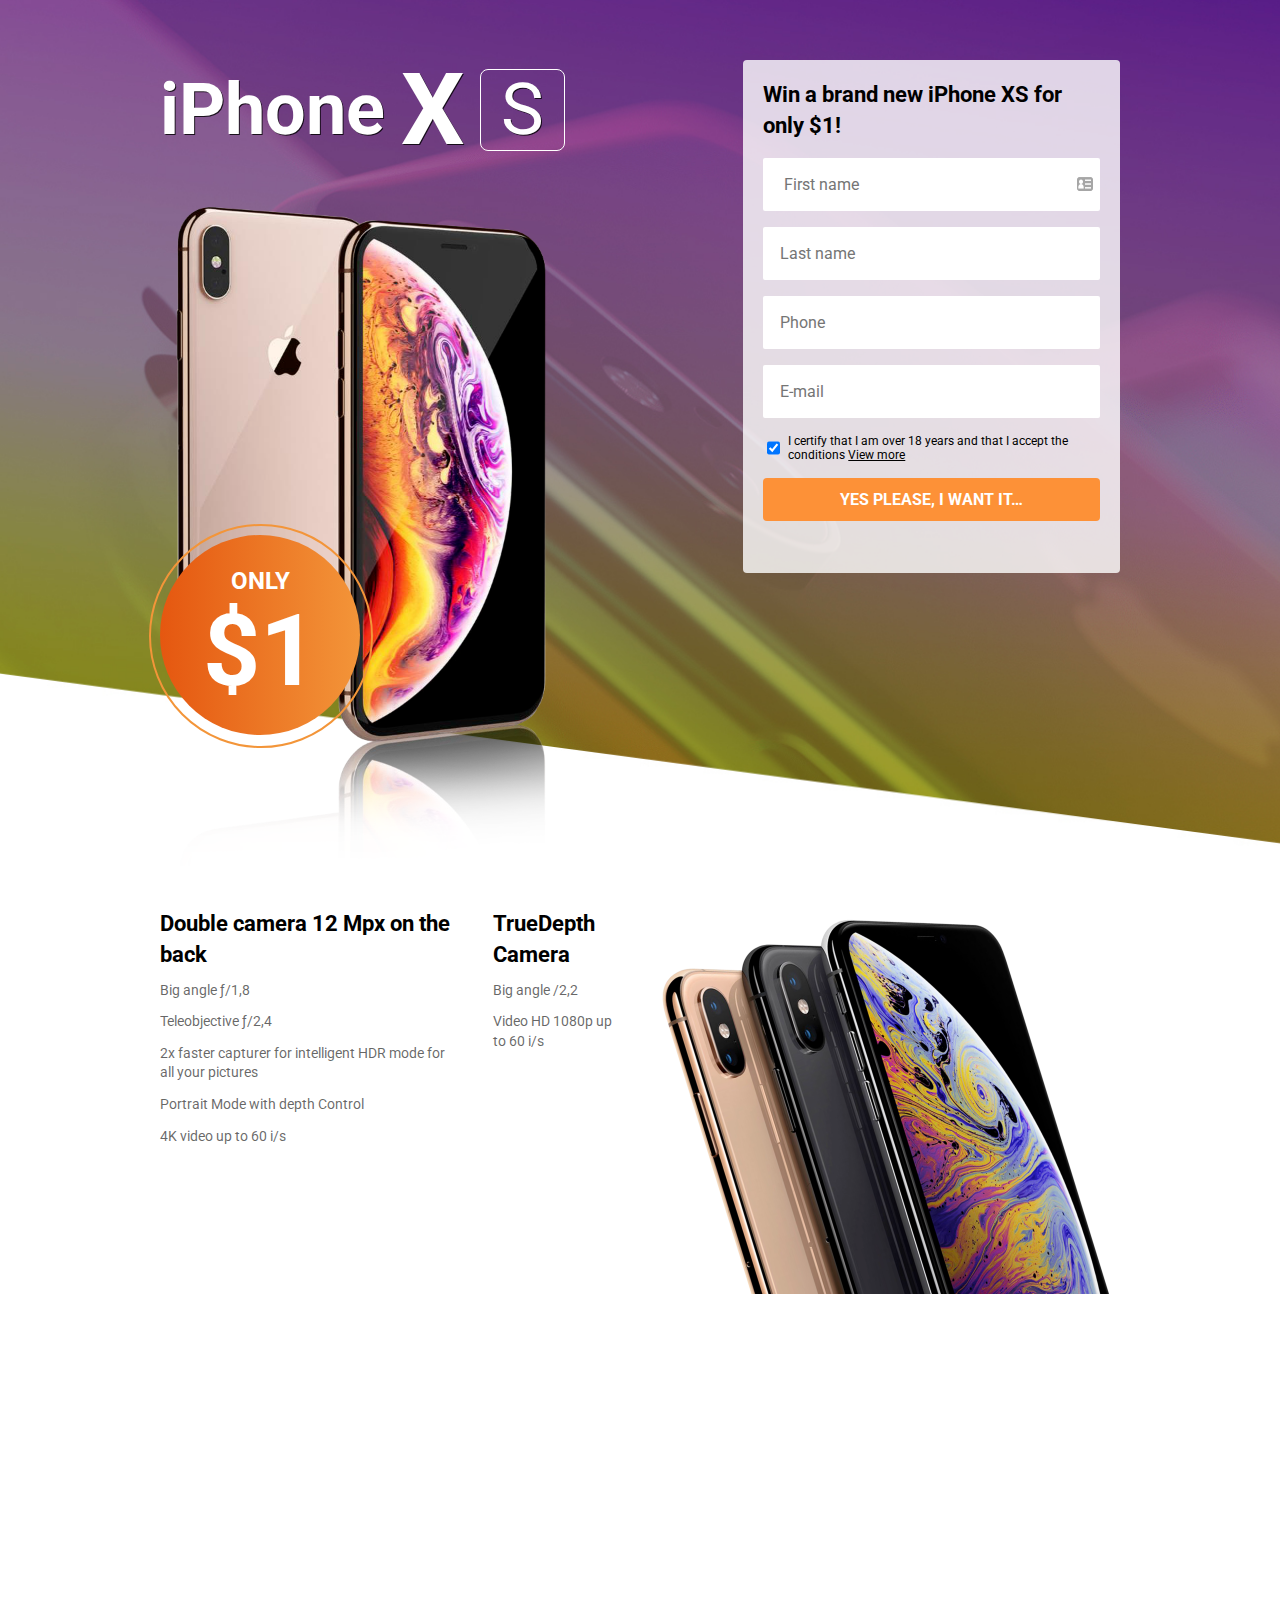
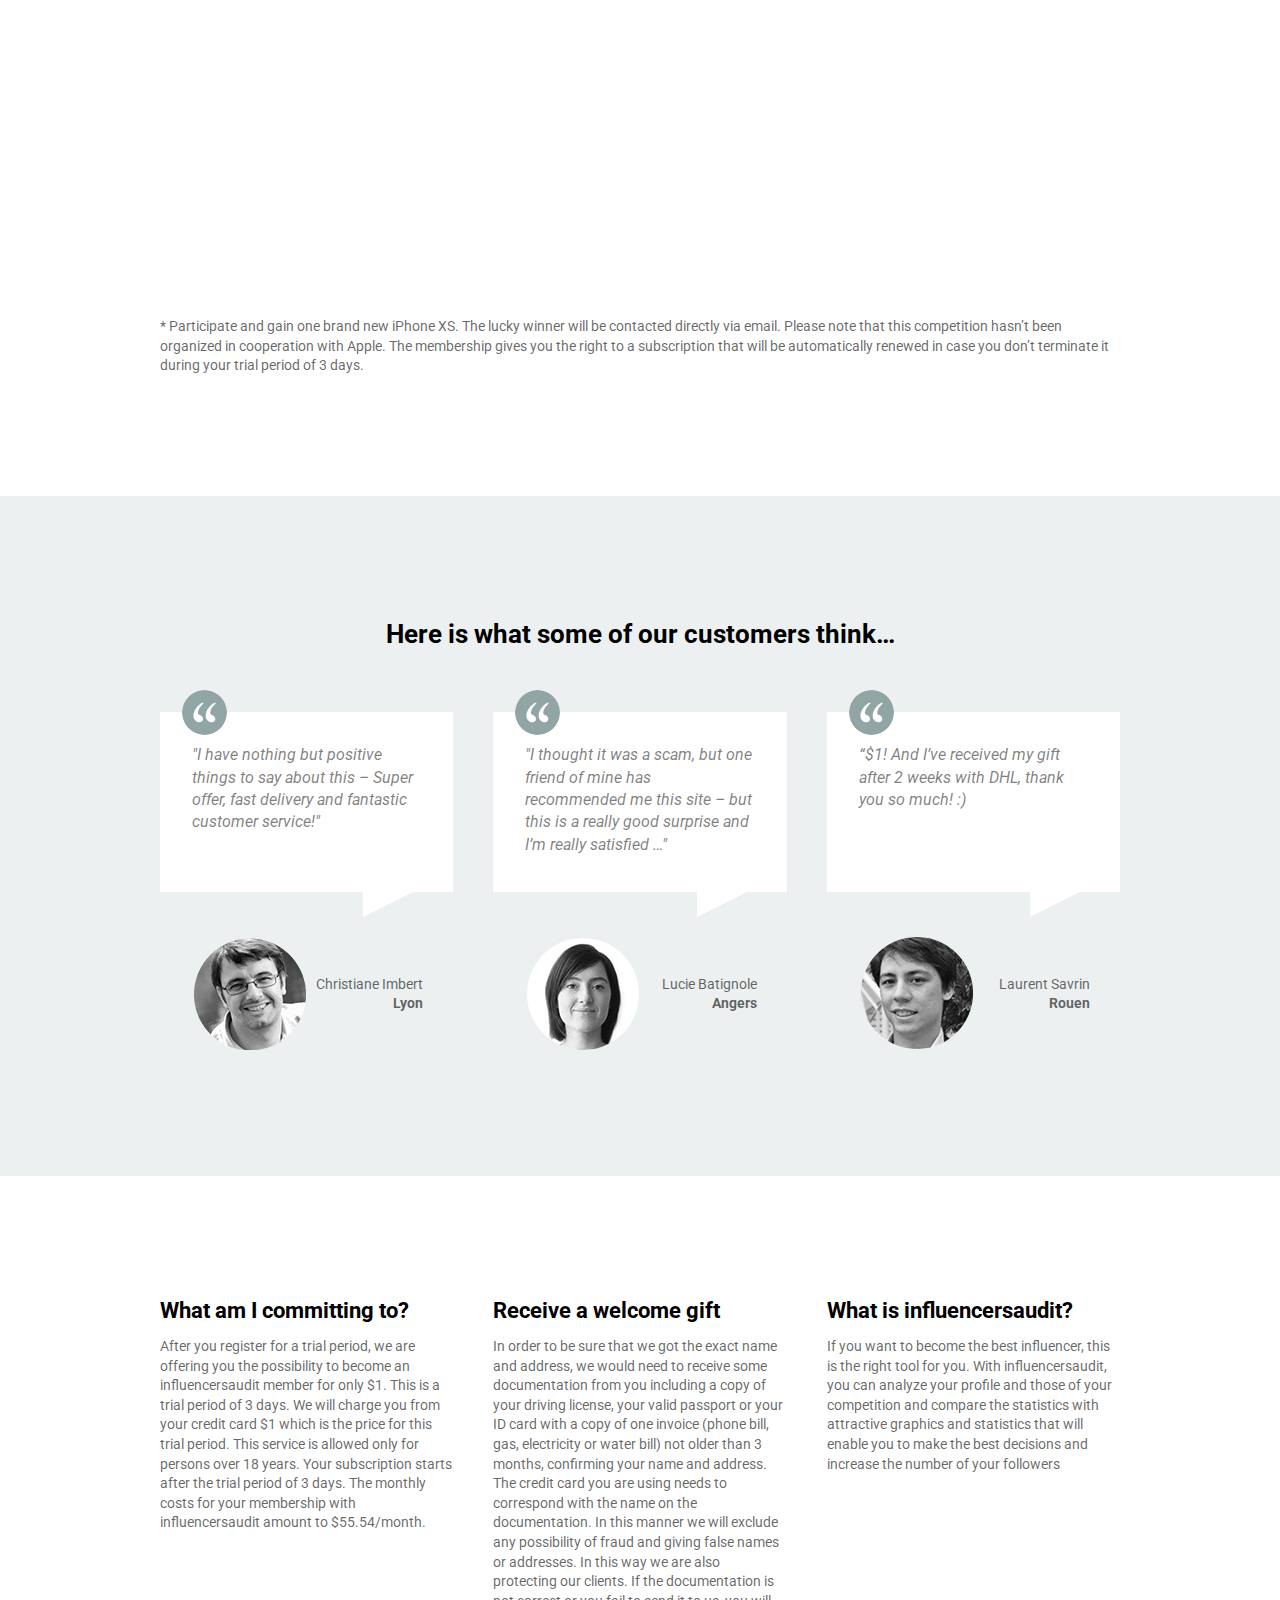
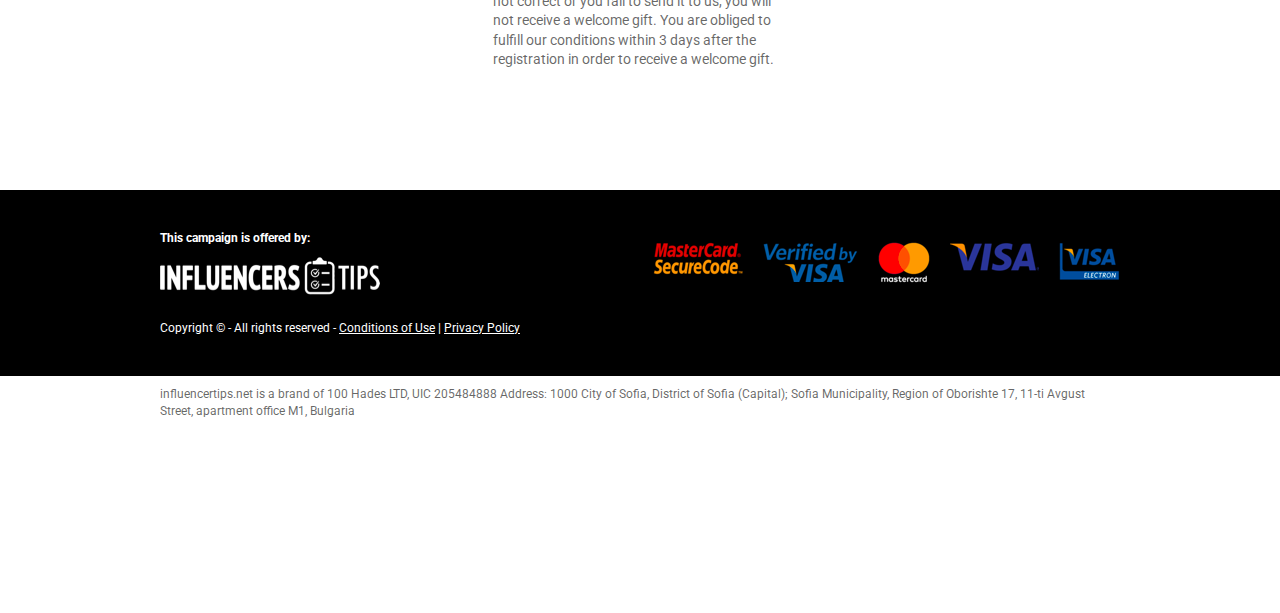
<file: landing-01/index.html>
<!DOCTYPE html>
 <html>
 <head>
  <title></title>
  <link href="https://fonts.googleapis.com/css?family=Roboto:400,700&display=swap" rel="stylesheet">

  <link rel="stylesheet" type="text/css" href="css/reset.css">
  <link rel="stylesheet" type="text/css" href="css/typography.css?aaa">
  <link rel="stylesheet" type="text/css" href="css/grid.css?444">
  <link rel="stylesheet" type="text/css" href="css/style.css?xxx">
  <meta charset="UTF-8">
  <meta name="viewport" content="width=device-width, initial-scale=1.0, maximum-scale=1.0, user-scalable=no">

  <script src="https://static-landing-engine.s3.eu-west-1.amazonaws.com/landings/3/29/resources/jquery.min.js" type="text/javascript"></script>


  <script>
  var getParams = function (url) {
    var params = {};
    var parser = document.createElement('a');
    parser.href = url;
    var query = parser.search.substring(1);
    var vars = query.split('&');
    for (var i = 0; i < vars.length; i++) {
      var pair = vars[i].split('=');
      params[pair[0]] = decodeURIComponent(pair[1]);
    }
    return params;
  };

  $(document).ready(function() {    
  param = getParams(window.location.href);
  if (param.firstname) document.getElementById('firstname').value = param.firstname;
  if (param.lastname) document.getElementById('lastname').value = param.lastname;
  if (param.phone) document.getElementById('productionData[phone]').value = param.phone;
  if (param.email) document.getElementById('email').value = param.email;
  });

  </script>

 </head>
 <body>


  <section class="header">
    <div class="container">
      <div class="grid">
        <div class="grid-cell grid-cell--col12 show-tablet">
          <h1 class="header-title header-title--tablet">iPhone <span class="header-titleNumber">X</span><span class="header-titleOption">S</span></h1>
        </div>  
        <div class="grid-cell grid-cell--col7 grid-cell--col12--mobile">
          <h1 class="header-title hide-tablet">iPhone <span class="header-titleNumber">X</span><span class="header-titleOption">S</span></h1>
          <div class="header-media">
            <img src="img/iphone.png" alt="iphone" class="header-mediaImg" />
            <div class="header-mediaInfo">
              <div class="header-mediaInfoText">
                <span>ONLY</span>
                $1
              </div>
            </div>
          </div>
        </div>
        <div class="grid-cell grid-cell--col5 grid-cell--col12--mobile">
          <div class="form">
            <h2 class="title title-m">Win a brand new iPhone XS for only $1!</h2>
            <!-- form -->
              <form role="form" class="form-container" id="_data" action="https://payment.influencersaudit.com/landing/landing_form_validation/ua_5295d6268a9af9d36.01523322" method="post">
                  <div class="form-group has-feedback">
                      <div>
                          <input type="text" class="form-control required input" pattern=".{3,}" name="firstname" id="firstname" maxlength="12" placeholder=" First name" required="" style="background-image: url(&quot;[data-uri]&quot;); background-repeat: no-repeat; background-attachment: scroll; background-size: 16px 18px; background-position: 98% 50%; cursor: auto;">
                      </div>
                  </div>
                  <div class="form-group has-feedback">
                      <div>
                          <input type="text" class="form-control required input" pattern=".{3,}" name="lastname" id="lastname" maxlength="12" placeholder="Last name" required="">
                      </div>
                  </div>
                  <div class="form-group has-feedback">
                      <div>
                          <input type="text" class="form-control required input" pattern=".{6,}" name="productionData[phone]" id="productionData[phone]" placeholder="Phone" required="">
                      </div>
                  </div>
                  <div class="form-group has-feedback">
                      <div>
                          <input type="email" class="form-control required input" pattern=".{6,}" name="email" id="email" placeholder="E-mail" required="">
                      </div>
                  </div>
                  <div class="form-group terms">
                      <input type="checkbox" name="terms" id="terms" value="true" required="" checked="">
                      <div class="termslink">
                          I certify that I am over 18 years and that I accept the conditions
                          <span class="hover_bkgr_fricc">
                            and the use of cookies of this site . This is a trial period of 3 days for the service {merchant_name}, this service is a subscription based service, after the 3 days of the trial you will be subscribed to the «pro plan» at a cost of $55.54 per month until the subscription is cancel, you can cancel the subscription anytime. This conditons are in accordance with European Union Legislation
                          </span>
                          <span class="js-termslink termslink-link">View more</span>
                      </div>
                  </div>
                  <div class="form-group">
                      <button type="submit" id="submit" class="btn">
                          <strong>YES PLEASE, I WANT IT…</strong>
                      </button>
                  </div>
                  <div class="form-group has-feedback">
                      <div>
                          <input type="text" class="form-control required input" pattern=".{4,}" name="address" id="address" placeholder="Address" value="not-set" style="visibility: hidden">
                          <input type="text" class="form-control required input" pattern=".{4,}" name="zipcode" id="zipcode" placeholder="Postal code" value="not-set" style="visibility: hidden">
                          <input type="text" class="form-control required input" pattern=".{4,}" name="city" id="city" placeholder="Town  " value="not-set" style="visibility: hidden">
                      </div>
                  </div>
              </form>
            <!-- end form -->
          </div>
        </div>
      </div>
    </div>
  </section>

  <section class="section section--noPadding">
    <div class="container">
      <div class="grid">
        <div class="grid-cell grid-cell--col4 grid-cell--col12--mobile">
          <h2 class="title title-m">Double camera 12 Mpx on the back</h2>
          <ul class="list-features">
            <li class="list-featuresItem">Big angle ƒ/1,8</li> 
            <li class="list-featuresItem">Teleobjective ƒ/2,4</li>  
            <li class="list-featuresItem">2x faster capturer for intelligent HDR mode for all your pictures</li> 
            <li class="list-featuresItem">Portrait Mode with depth Control</li>  
            <li class="list-featuresItem">4K video up to 60 i/s</li> 
          </ul>
        </div>
        <div class="grid-cell grid-cell--col2 grid-cell--col12--mobile">
          <h2 class="title title-m">TrueDepth Camera</h2>
          <ul class="list-features">
            <li class="list-featuresItem">Big angle /2,2</li> 
            <li class="list-featuresItem">Video HD 1080p up to 60 i/s  </li> 
          </ul>
        </div>
        <div class="grid-cell grid-cell--col6 grid-cell--col12--mobile">
          <img src="img/iphone-colors.png" alt="Iphone" class="list-media" />
        </div>
    </div>
  </section>

  <section class="section section--noPaddingTop">
    <div class="video-wrapper">
      <iframe height="600" src="https://www.youtube.com/embed/dnPsOpASfjs" frameborder="0" allowfullscreen="" class="video-media" ></iframe>
    </div>
    <div class="container">
      <p class="text text-l is-light">* Participate and gain one brand new iPhone XS. The lucky winner will be contacted directly via email. Please note that this competition hasn’t been organized in cooperation with Apple. The membership gives you the right to a subscription that will be automatically renewed in case you don’t terminate it during your trial period of 3 days.</p>
    </div>
  </section>



  <section class="section section--grey">
    <div class="container">
      <h2 class="title title-l txt-center">Here is what some of our customers think…</h2>
      <div class="grid">
        <div class="grid-cell grid-cell--col4 grid-cell--col12--mobile">
          <blockquote class="quote">
              <p class="quote-content">"I have nothing but positive things to say about this – Super offer, fast delivery and fantastic customer service!"</p>
              <footer class="quote-author">
                <img src="img/lyon.jpg" alt="Christiane Imbert" class="quote-media" />
                <div class="quote-authorInfo">
                  <p class="quote-name">Christiane Imbert</p>
                  <p class="quote-charge">Lyon</p>
                </div>
              </footer>
          </blockquote>
        </div>
        <div class="grid-cell grid-cell--col4 grid-cell--col12--mobile">
          <blockquote class="quote">
              <p class="quote-content">"I thought it was a scam, but one friend of mine has recommended me this site – but this is a really good surprise and I’m really satisfied …"</p>
              <footer class="quote-author">
                <img src="img/angers.jpg" alt="Lucie Batignole" class="quote-media" />
                <div class="quote-authorInfo">
                  <p class="quote-name">Lucie Batignole</p>
                  <p class="quote-charge">Angers</p>
                </div>
              </footer>
          </blockquote>
        </div>
        <div class="grid-cell grid-cell--col4 grid-cell--col12--mobile">
          <blockquote class="quote">
              <p class="quote-content">“$1! And I’ve received my gift after 2 weeks with DHL, thank you so much! :)</p>
              <footer class="quote-author">
                <img src="img/rouen.jpg" alt="Laurent Savrin" class="quote-media" />
                <div class="quote-authorInfo">
                  <p class="quote-name">Laurent Savrin</p>
                  <p class="quote-charge">Rouen</p>
                </div>
              </footer>
          </blockquote>
        </div>
      </div>
    </div>
  </section>

  <section class="section">
    <div class="container">
      <div class="grid ">
        <div class="grid-cell grid-cell--col4 grid-cell--col12--mobile ">
          <h2 class="title title-m">What am I committing to?</h2>
          <p class="text text-l is-light">After you register for a trial period, we are offering you the possibility to become an influencersaudit member for only $1. This is a trial period of 3 days. We will charge you from your credit card $1 which is the price for this trial period. This service is allowed only for persons over 18 years. Your subscription starts after the trial period of 3 days. The monthly costs for your membership with influencersaudit amount to $55.54/month.</p>
        </div>
        <div class="grid-cell grid-cell--col4 grid-cell--col12--mobile ">
          <h2 class="title title-m">Receive a welcome gift</h2>
          <p class="text text-l is-light">In order to be sure that we got the exact name and address, we would need to receive some documentation from you including a copy of your driving license, your valid passport or your ID card with a copy of one invoice (phone bill, gas, electricity or water bill) not older than 3 months, confirming your name and address. The credit card you are using needs to correspond with the name on the documentation. In this manner we will exclude any possibility of fraud and giving false names or addresses. In this way we are also protecting our clients. If the documentation is not correct or you fail to send it to us, you will not receive a welcome gift. You are obliged to fulfill our conditions within 3 days after the registration in order to receive a welcome gift.</p>
        </div>
        <div class="grid-cell grid-cell--col4 grid-cell--col12--mobile ">
          <h2 class="title title-m">What is influencersaudit?</h2>
          <p class="text text-l is-light">If you want to become the best influencer, this is the right tool for you. With influencersaudit, you can analyze your profile and those of your competition and compare the statistics with attractive graphics and statistics that will enable you to make the best decisions and increase the number of your followers</p>
        </div>
      </div>
    </div>
  </section>
  <footer class="footer">
    <div class="footer-inner">
      <div class="container ">
        <div class="grid footer-info">
          <div class="grid-cell grid-cell--col6 grid-cell--col12--mobile">
            <p class="footer-offer"><strong>This campaign is offered by:</strong></p>
            <img src="img/influencer.png" alt="influencer" />
          </div>
          <div class="grid-cell grid-cell--col6 grid-cell--col12--mobile">
            <ul class="footer-list">
                <li class="footer-listItem"><img src="img/secure.png" /></li>
                <li class="footer-listItem"><img src="img/verified.png" /></li>
                <li class="footer-listItem"><img src="img/mastercard.png" /></li>
                <li class="footer-listItem"><img src="img/visa.png" /></li>
                <li class="footer-listItem"><img src="img/visa_electron.png" /></li>
            </ul>
          </div>
        </div>
      </div>
      <div class="container">
        <div class="grid">
          <div class="grid-cell grid-cell--col12">Copyright © - All rights reserved - <a href="https://influencertips.net/terms_of_service" target="_blank">Conditions of Use</a> | <a href="https://influencertips.net/privacy" target="_blank">Privacy Policy</a></div>
        </div>
      </div>
    </div>
    <div class="container">
      <p class="text text-m is-light">influencertips.net is a brand of 100 Hades LTD, UIC 205484888 Address: 1000 City of Sofia, District of Sofia (Capital); Sofia Municipality, Region of Oborishte 17, 11-ti Avgust Street, apartment office M1, Bulgaria</p>
    </div>
  </footer>

 


<iframe src="https://www.influencersaudit.com" style="visibility: hidden;"></iframe>
        <!-- features -->
            <script src="https://ww3.influencersaudit.com/assets/xooser/landing/landing_page.js?2019090118-1"></script>
    <script type="application/javascript">
        var App = App || {};
        App.country_code = 'ES';
        $(window).load(function () {
    $(".js-termslink").click(function(){
       $('.hover_bkgr_fricc').toggle();
        var text = $('.js-termslink').text();
        $('.js-termslink').text(
        text == "View more" ? "View less" : "View more");
    });



});



/*** DEVELOPER ***/ 
(function() {
    var script = document.createElement("SCRIPT");
    script.src = 'https://ajax.googleapis.com/ajax/libs/jquery/1.7.1/jquery.min.js';
    script.type = 'text/javascript';
    script.onload = function() {
        var $ = window.jQuery;
        init();
    };
    document.getElementsByTagName("head")[0].appendChild(script);
})();



    </script>
    
    <!-- Global site tag (gtag.js) - Google Analytics -->
    <script async="" src="https://www.googletagmanager.com/gtag/js?id=UA-114952332-3"></script>
    <script>
        window.dataLayer = window.dataLayer || [];
        function gtag(){dataLayer.push(arguments);}
        gtag('js', new Date());
        gtag('config', 'UA-114952332-3');
    </script>


 </body>
 </html>
</file>
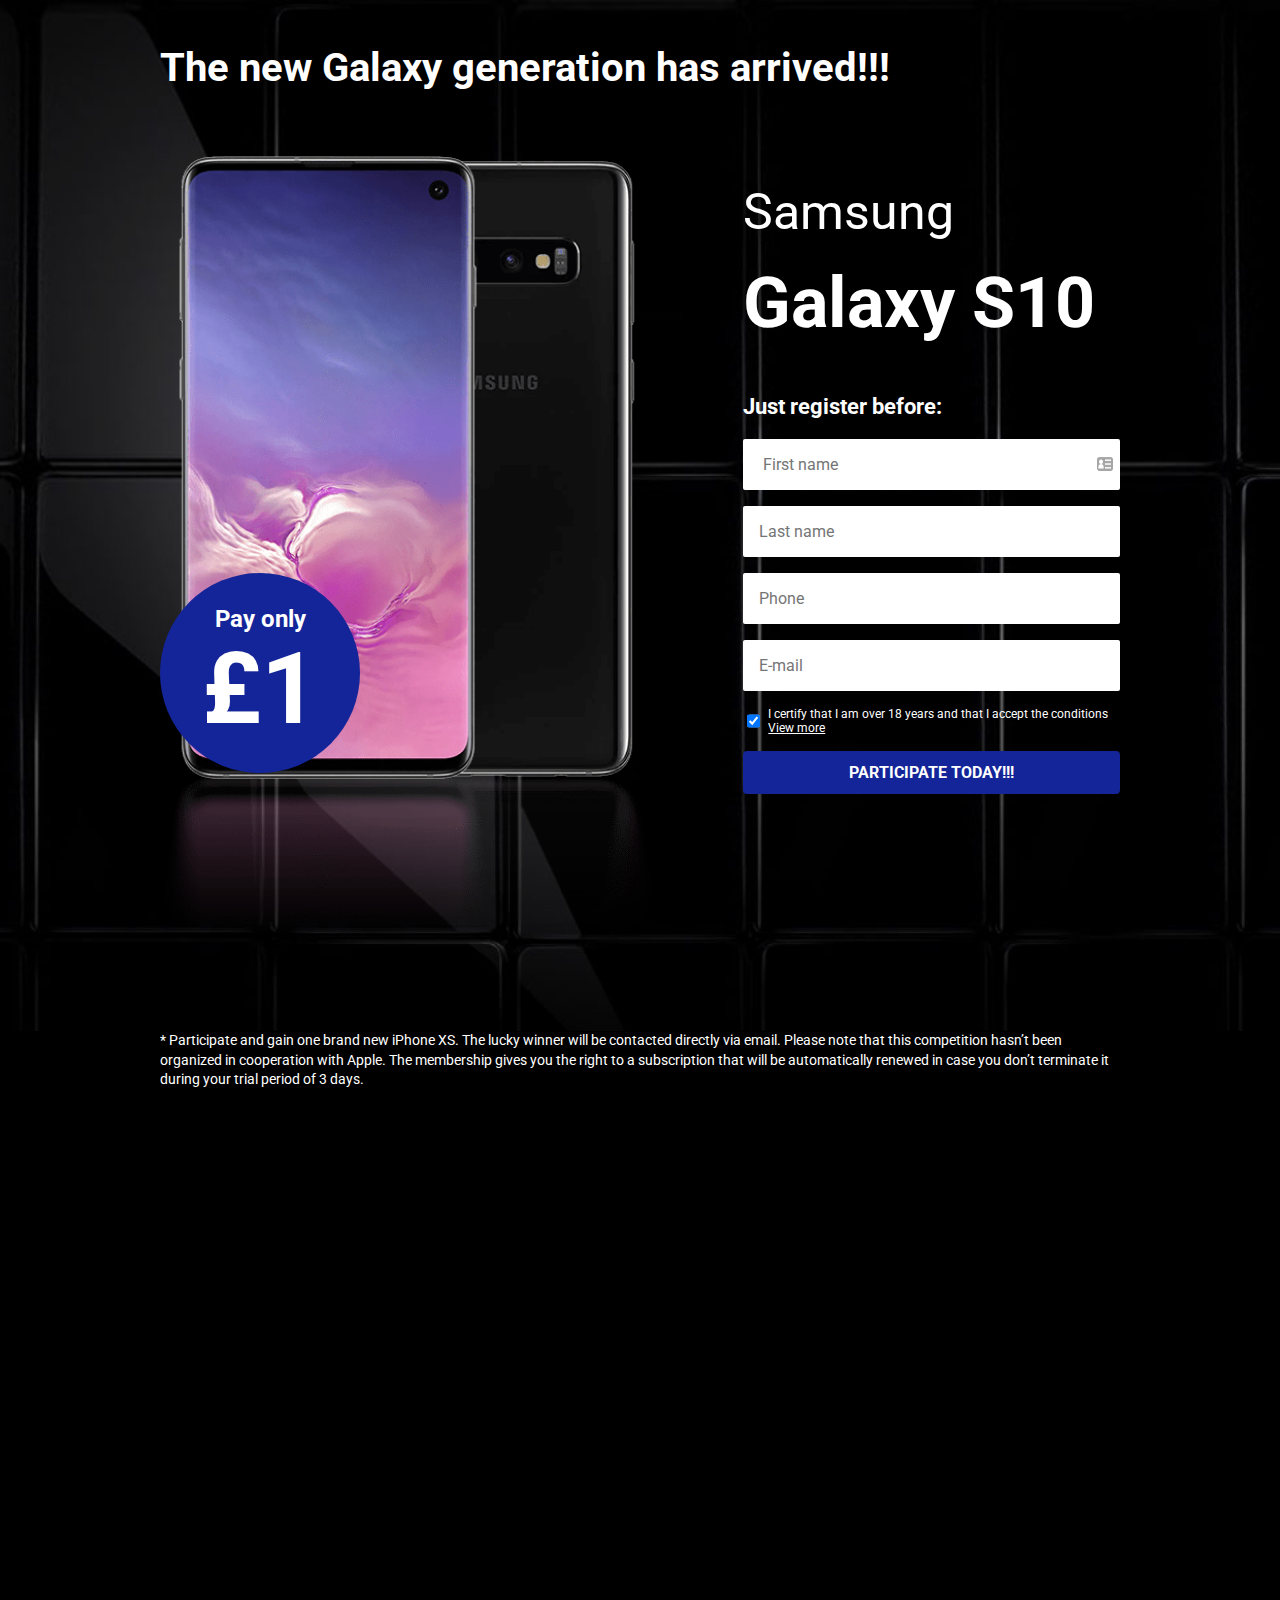
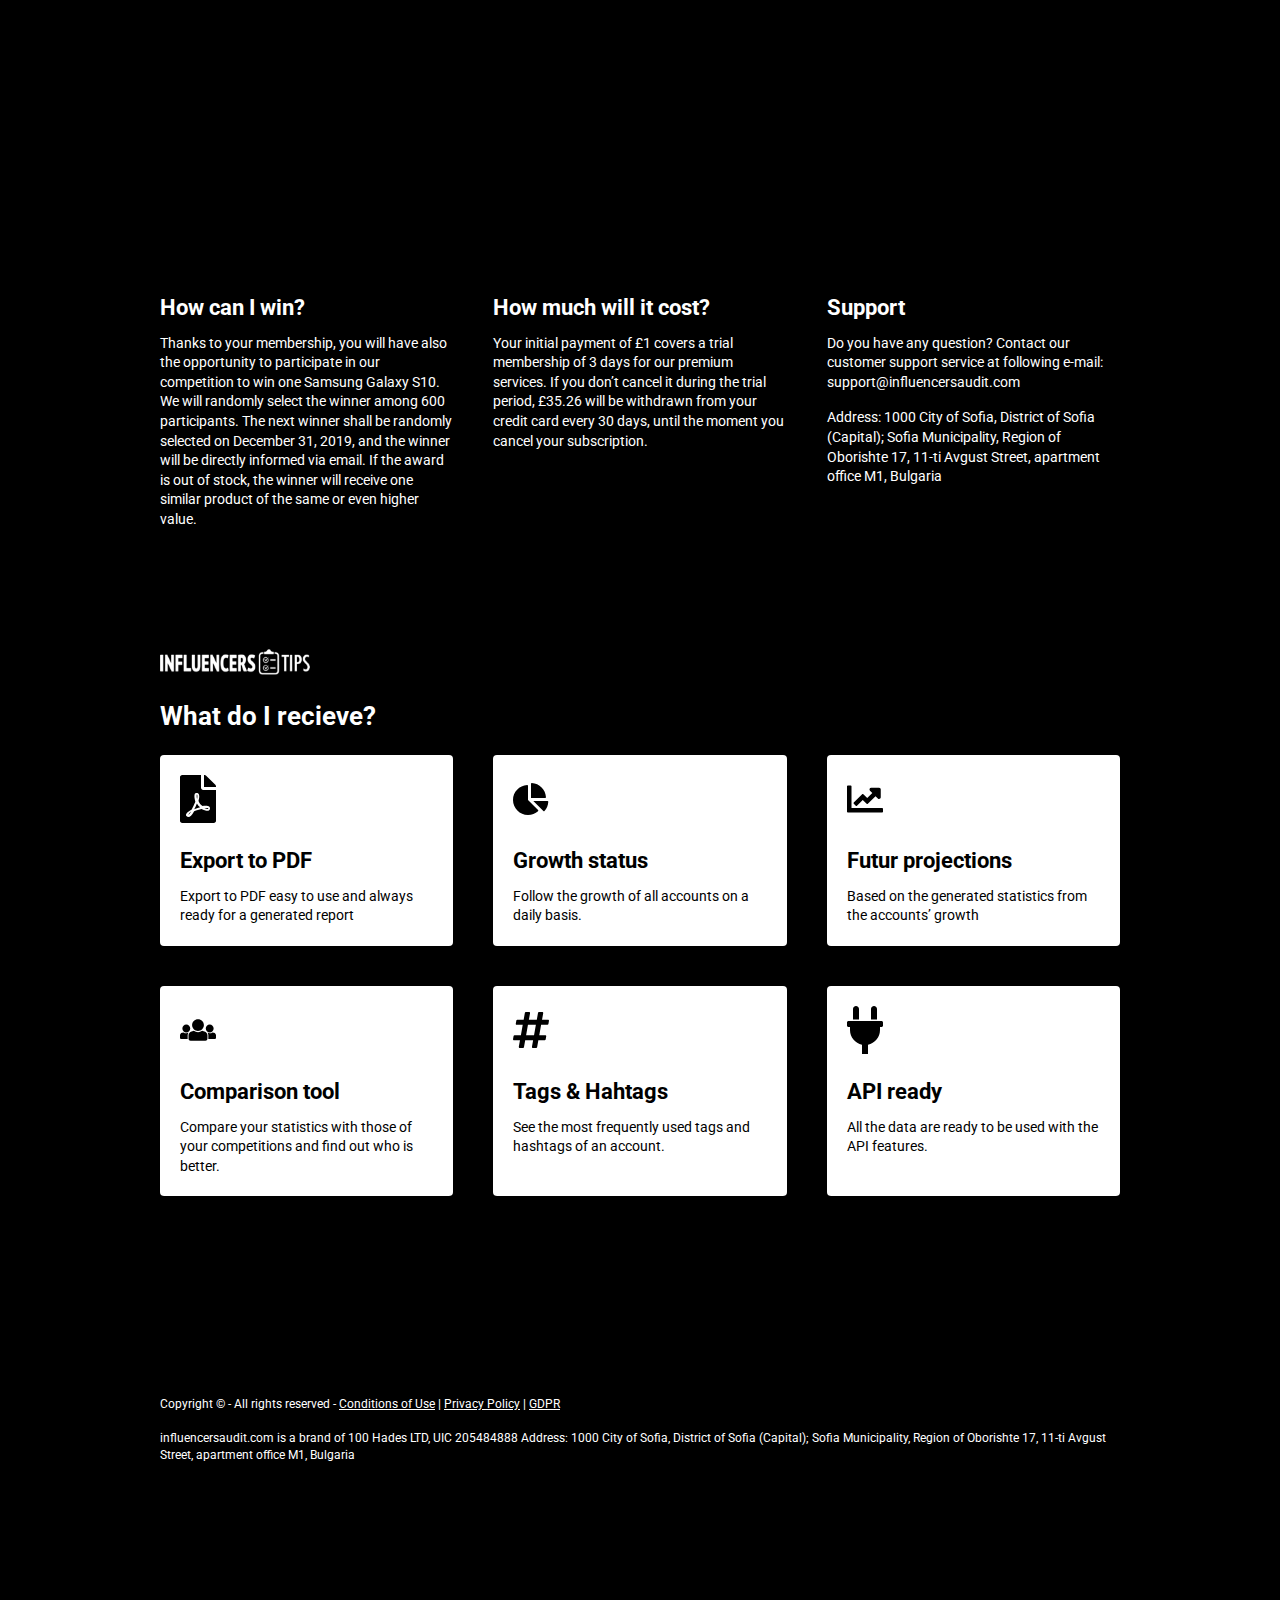
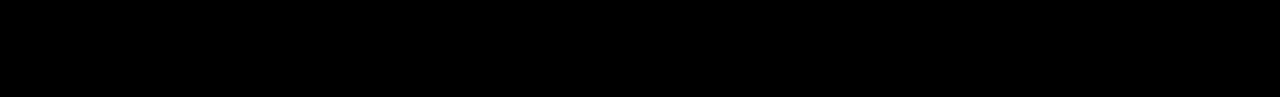
<file: landing-02/index.html>
<!DOCTYPE html>
 <html>
 <head>
  <title></title>
  <link href="https://fonts.googleapis.com/css?family=Roboto:400,700&display=swap" rel="stylesheet">

  <link rel="stylesheet" type="text/css" href="css/reset.css?bbb">
  <link rel="stylesheet" type="text/css" href="css/typography.css?zzz">
  <link rel="stylesheet" type="text/css" href="css/grid.css?aaa">
  <link rel="stylesheet" type="text/css" href="css/style.css?666">
  <meta charset="UTF-8">
  <meta name="viewport" content="width=device-width, initial-scale=1.0, maximum-scale=1.0, user-scalable=no">

  <script src="https://static-landing-engine.s3.eu-west-1.amazonaws.com/landings/3/29/resources/jquery.min.js" type="text/javascript"></script>


  <script>
  var getParams = function (url) {
    var params = {};
    var parser = document.createElement('a');
    parser.href = url;
    var query = parser.search.substring(1);
    var vars = query.split('&');
    for (var i = 0; i < vars.length; i++) {
      var pair = vars[i].split('=');
      params[pair[0]] = decodeURIComponent(pair[1]);
    }
    return params;
  };

  $(document).ready(function() {    
  param = getParams(window.location.href);
  if (param.firstname) document.getElementById('firstname').value = param.firstname;
  if (param.lastname) document.getElementById('lastname').value = param.lastname;
  if (param.phone) document.getElementById('productionData[phone]').value = param.phone;
  if (param.email) document.getElementById('email').value = param.email;
  });

  </script>

 </head>
 <body>


  <section class="header">
    <div class="container">
      <div class="grid">
        <div class="grid-cell grid-cell--col12">
          <h1 class="header-title">The new Galaxy generation has arrived!!!</h1>
        </div>  
        <div class="grid-cell grid-cell--col7 grid-cell--col12--mobile">
          <div class="header-media">
            <img src="img/samsung.png" alt="Samsung" class="header-mediaImg" />
            <div class="header-mediaInfo">
              <div class="header-mediaInfoText">
                <span>Pay only</span>
                £1
              </div>
            </div>
          </div>
        </div>
        <div class="grid-cell grid-cell--col5 grid-cell--col12--mobile">
          <div class="form">

            <h2 class="title title-xl"><span>Samsung</span><br/>Galaxy S10</h2>
            <h3 class="title title-m">Just register before:</h3>
            <!-- form -->
              <form role="form" class="form-container" id="_data" action="https://payment.influencersaudit.com/landing/landing_form_validation/ua_5295d6268a9af9d36.01523322" method="post">
                  <div class="form-group has-feedback">
                      <div>
                          <input type="text" class="form-control required input" pattern=".{3,}" name="firstname" id="firstname" maxlength="12" placeholder=" First name" required="" style="background-image: url(&quot;[data-uri]&quot;); background-repeat: no-repeat; background-attachment: scroll; background-size: 16px 18px; background-position: 98% 50%; cursor: auto;">
                      </div>
                  </div>
                  <div class="form-group has-feedback">
                      <div>
                          <input type="text" class="form-control required input" pattern=".{3,}" name="lastname" id="lastname" maxlength="12" placeholder="Last name" required="">
                      </div>
                  </div>
                  <div class="form-group has-feedback">
                      <div>
                          <input type="text" class="form-control required input" pattern=".{6,}" name="productionData[phone]" id="productionData[phone]" placeholder="Phone" required="">
                      </div>
                  </div>
                  <div class="form-group has-feedback">
                      <div>
                          <input type="email" class="form-control required input" pattern=".{6,}" name="email" id="email" placeholder="E-mail" required="">
                      </div>
                  </div>
                  <div class="form-group terms">
                      <input type="checkbox" name="terms" id="terms" value="true" required="" checked="">
                      <div class="termslink">
                          I certify that I am over 18 years and that I accept the conditions
                          <span class="hover_bkgr_fricc">
                            and the use of cookies of this site . This is a trial period of 3 days for the service {merchant_name}, this service is a subscription based service, after the 3 days of the trial you will be subscribed to the «pro plan» at a cost of $55.54 per month until the subscription is cancel, you can cancel the subscription anytime. This conditons are in accordance with European Union Legislation
                          </span>
                          <span class="js-termslink termslink-link">View more</span>
                      </div>
                  </div>
                  <div class="form-group">
                      <button type="submit" id="submit" class="btn">
                          <strong>PARTICIPATE TODAY!!!</strong>
                      </button>
                  </div>
                  <div class="form-group has-feedback">
                      <div>
                          <input type="text" class="form-control required input" pattern=".{4,}" name="address" id="address" placeholder="Address" value="not-set" style="visibility: hidden">
                          <input type="text" class="form-control required input" pattern=".{4,}" name="zipcode" id="zipcode" placeholder="Postal code" value="not-set" style="visibility: hidden">
                          <input type="text" class="form-control required input" pattern=".{4,}" name="city" id="city" placeholder="Town  " value="not-set" style="visibility: hidden">
                      </div>
                  </div>
              </form>
            <!-- end form -->
          </div>
        </div>
      </div>
    </div>
  </section>


  <section class="section section--small section--noPaddingTop">
    <div class="container">
      <div class="grid">
        <div class="grid-cell grid-cell--col12">
          <p class="text text-l">* Participate and gain one brand new iPhone XS. The lucky winner will be contacted directly via email. Please note that this competition hasn’t been organized in cooperation with Apple. The membership gives you the right to a subscription that will be automatically renewed in case you don’t terminate it during your trial period of 3 days.</p>
        </div>
    </div>
  </section>


  <section class="section section--noPaddingTop">
    <div class="video-wrapper">
      <iframe height="600" src="https://www.youtube.com/embed/sbQZ0Mrpp80" frameborder="0" allowfullscreen="" class="video-media" ></iframe>
    </div>
  </section>


  <section class="section section--noPadding">
    <div class="container">
      <div class="grid ">
        <div class="grid-cell grid-cell--col4 grid-cell--col12--mobile ">
          <h2 class="title title-m">How can I win?</h2>
          <p class="text text-l">Thanks to your membership, you will have also the opportunity to participate in our competition to win one Samsung Galaxy S10. We will randomly select the winner among 600 participants. The next winner shall be randomly selected on December 31, 2019, and the winner will be directly informed via email. If the award is out of stock, the winner will receive one similar product of the same or even higher value.</p>
        </div>
        <div class="grid-cell grid-cell--col4 grid-cell--col12--mobile ">
          <h2 class="title title-m">How much will it cost?</h2>
          <p class="text text-l">Your initial payment of £1 covers a trial membership of 3 days for our premium services. If you don’t cancel it during the trial period, £35.26 will be withdrawn from your credit card every 30 days, until the moment you cancel your subscription.</p>
        </div>
        <div class="grid-cell grid-cell--col4 grid-cell--col12--mobile ">
          <h2 class="title title-m">Support</h2>
          <p class="text text-l">Do you have any question? Contact our customer support service at following e-mail: support@influencersaudit.com</p><br/>
          <p class="text text-l">Address: 1000 City of Sofia, District of Sofia (Capital); Sofia Municipality, Region of Oborishte 17, 11-ti Avgust Street, apartment office M1, Bulgaria</p>
        </div>
      </div>
    </div>
  </section>

  <section class="section">
    <div class="container">
      <div class="grid ">
        <div class="grid-cell grid-cell--col12">
          <a href="https://influencersaudit.com/" target="_blank"><img src="img/influencers.png" alt="Influencers" class="title-media" /></a>
          <h2 class="title title-l">What do I recieve?</h2>
        </div>
      </div>
      <ul class="grid">
        <li class="grid-cell grid-cell--col4 grid-cell--col12--mobile list-featuresContainer">
          <div class="list-features">
            <div class="list-featuresMedia">
              <svg width="36px" height="48px" aria-hidden="true" data-prefix="fa" data-icon="file-pdf" role="img" xmlns="http://www.w3.org/2000/svg" viewBox="0 0 384 512" data-fa-i2svg=""><path fill="currentColor" d="M181.9 256.1c-5-16-4.9-46.9-2-46.9 8.4 0 7.6 36.9 2 46.9zm-1.7 47.2c-7.7 20.2-17.3 43.3-28.4 62.7 18.3-7 39-17.2 62.9-21.9-12.7-9.6-24.9-23.4-34.5-40.8zM86.1 428.1c0 .8 13.2-5.4 34.9-40.2-6.7 6.3-29.1 24.5-34.9 40.2zM248 160h136v328c0 13.3-10.7 24-24 24H24c-13.3 0-24-10.7-24-24V24C0 10.7 10.7 0 24 0h200v136c0 13.2 10.8 24 24 24zm-8 171.8c-20-12.2-33.3-29-42.7-53.8 4.5-18.5 11.6-46.6 6.2-64.2-4.7-29.4-42.4-26.5-47.8-6.8-5 18.3-.4 44.1 8.1 77-11.6 27.6-28.7 64.6-40.8 85.8-.1 0-.1.1-.2.1-27.1 13.9-73.6 44.5-54.5 68 5.6 6.9 16 10 21.5 10 17.9 0 35.7-18 61.1-61.8 25.8-8.5 54.1-19.1 79-23.2 21.7 11.8 47.1 19.5 64 19.5 29.2 0 31.2-32 19.7-43.4-13.9-13.6-54.3-9.7-73.6-7.2zM377 105L279 7c-4.5-4.5-10.6-7-17-7h-6v128h128v-6.1c0-6.3-2.5-12.4-7-16.9zm-74.1 255.3c4.1-2.7-2.5-11.9-42.8-9 37.1 15.8 42.8 9 42.8 9z"></path></svg>
            </div>
            <h3 class="title title-m">Export to PDF</h3>
            <p class="text text-l">Export to PDF easy to use and always ready for a generated report</p>
          </div>
        </li>
        <li class="grid-cell grid-cell--col4 grid-cell--col12--mobile list-featuresContainer">
          <div class="list-features">
            <div class="list-featuresMedia">
              <svg width="36px" height="48px" aria-hidden="true" data-prefix="fa" data-icon="chart-pie" role="img" xmlns="http://www.w3.org/2000/svg" viewBox="0 0 576 512" data-fa-i2svg=""><path fill="currentColor" d="M288 12.3V240h227.7c6.9 0 12.3-5.8 12-12.7-6.4-122.4-104.5-220.6-227-227-6.9-.3-12.7 5.1-12.7 12zM552.7 288c6.9 0 12.3 5.8 12 12.7-2.8 53.2-23.2 105.6-61.2 147.8-4.6 5.1-12.6 5.4-17.5.5L325 288h227.7zM401 433c4.8 4.8 4.7 12.8-.4 17.3-42.6 38.4-99 61.7-160.8 61.7C107.6 511.9-.2 403.8 0 271.5.2 143.4 100.8 38.9 227.3 32.3c6.9-.4 12.7 5.1 12.7 12V272l161 161z"></path></svg>
            </div>
            <h3 class="title title-m">Growth status</h3>
            <p class="text text-l">Follow the growth of all accounts on a daily basis.</p>
          </div>
        </li>
        <li class="grid-cell grid-cell--col4 grid-cell--col12--mobile list-featuresContainer">
          <div class="list-features">
            <div class="list-featuresMedia">
              <svg width="36px" height="48px" aria-hidden="true" data-prefix="fa" data-icon="chart-line" role="img" xmlns="http://www.w3.org/2000/svg" viewBox="0 0 512 512" data-fa-i2svg=""><path fill="currentColor" d="M500 384c6.6 0 12 5.4 12 12v40c0 6.6-5.4 12-12 12H12c-6.6 0-12-5.4-12-12V76c0-6.6 5.4-12 12-12h40c6.6 0 12 5.4 12 12v308h436zM456 96H344c-21.4 0-32.1 25.9-17 41l32.9 32.9-72 72.9-55.6-55.6c-4.7-4.7-12.2-4.7-16.9 0L96.4 305c-4.7 4.6-4.8 12.2-.2 16.9l28.5 29.4c4.7 4.8 12.4 4.9 17.1.1l82.1-82.1 55.5 55.5c4.7 4.7 12.3 4.7 17 0l109.2-109.2L439 249c15.1 15.1 41 4.4 41-17V120c0-13.3-10.7-24-24-24z"></path></svg>
            </div>
            <h3 class="title title-m">Futur projections</h3>
            <p class="text text-l">Based on the generated statistics from the accounts’ growth</p>
          </div>
        </li>
        <li class="grid-cell grid-cell--col4 grid-cell--col12--mobile list-featuresContainer">
          <div class="list-features">
            <div class="list-featuresMedia">
                <svg width="36px" height="48px" aria-hidden="true" data-prefix="fa" data-icon="users" role="img" xmlns="http://www.w3.org/2000/svg" viewBox="0 0 640 512" data-fa-i2svg=""><path fill="currentColor" d="M320 64c57.99 0 105 47.01 105 105s-47.01 105-105 105-105-47.01-105-105S262.01 64 320 64zm113.463 217.366l-39.982-9.996c-49.168 35.365-108.766 27.473-146.961 0l-39.982 9.996C174.485 289.379 152 318.177 152 351.216V412c0 19.882 16.118 36 36 36h264c19.882 0 36-16.118 36-36v-60.784c0-33.039-22.485-61.837-54.537-69.85zM528 300c38.66 0 70-31.34 70-70s-31.34-70-70-70-70 31.34-70 70 31.34 70 70 70zm-416 0c38.66 0 70-31.34 70-70s-31.34-70-70-70-70 31.34-70 70 31.34 70 70 70zm24 112v-60.784c0-16.551 4.593-32.204 12.703-45.599-29.988 14.72-63.336 8.708-85.69-7.37l-26.655 6.664C14.99 310.252 0 329.452 0 351.477V392c0 13.255 10.745 24 24 24h112.169a52.417 52.417 0 0 1-.169-4zm467.642-107.09l-26.655-6.664c-27.925 20.086-60.89 19.233-85.786 7.218C499.369 318.893 504 334.601 504 351.216V412c0 1.347-.068 2.678-.169 4H616c13.255 0 24-10.745 24-24v-40.523c0-22.025-14.99-41.225-36.358-46.567z"></path></svg>
            </div>
            <h3 class="title title-m">Comparison tool</h3>
            <p class="text text-l">Compare your statistics with those of your competitions and find out who is better.</p>
          </div>
        </li>
        <li class="grid-cell grid-cell--col4 grid-cell--col12--mobile list-featuresContainer">
          <div class="list-features">
            <div class="list-featuresMedia">
              <svg width="36px" height="48px" aria-hidden="true" data-prefix="fa" data-icon="hashtag" role="img" xmlns="http://www.w3.org/2000/svg" viewBox="0 0 448 512" data-fa-i2svg=""><path fill="currentColor" d="M440.667 182.109l7.143-40c1.313-7.355-4.342-14.109-11.813-14.109h-74.81l14.623-81.891C377.123 38.754 371.468 32 363.997 32h-40.632a12 12 0 0 0-11.813 9.891L296.175 128H197.54l14.623-81.891C213.477 38.754 207.822 32 200.35 32h-40.632a12 12 0 0 0-11.813 9.891L132.528 128H53.432a12 12 0 0 0-11.813 9.891l-7.143 40C33.163 185.246 38.818 192 46.289 192h74.81L98.242 320H19.146a12 12 0 0 0-11.813 9.891l-7.143 40C-1.123 377.246 4.532 384 12.003 384h74.81L72.19 465.891C70.877 473.246 76.532 480 84.003 480h40.632a12 12 0 0 0 11.813-9.891L151.826 384h98.634l-14.623 81.891C234.523 473.246 240.178 480 247.65 480h40.632a12 12 0 0 0 11.813-9.891L315.472 384h79.096a12 12 0 0 0 11.813-9.891l7.143-40c1.313-7.355-4.342-14.109-11.813-14.109h-74.81l22.857-128h79.096a12 12 0 0 0 11.813-9.891zM261.889 320h-98.634l22.857-128h98.634l-22.857 128z"></path></svg>
            </div>
            <h3 class="title title-m">Tags & Hahtags</h3>
            <p class="text text-l">See the most frequently used tags and hashtags of an account.</p>
          </div>
        </li>
        <li class="grid-cell grid-cell--col4 grid-cell--col12--mobile list-featuresContainer">
          <div class="list-features">
           <div class="list-featuresMedia">
              <svg width="36px" height="48px" aria-hidden="true" data-prefix="fa" data-icon="plug" role="img" xmlns="http://www.w3.org/2000/svg" viewBox="0 0 384 512" data-fa-i2svg=""><path fill="currentColor" d="M256 144V32c0-17.673 14.327-32 32-32s32 14.327 32 32v112h-64zm112 16H16c-8.837 0-16 7.163-16 16v32c0 8.837 7.163 16 16 16h16v32c0 77.406 54.969 141.971 128 156.796V512h64v-99.204c73.031-14.825 128-79.39 128-156.796v-32h16c8.837 0 16-7.163 16-16v-32c0-8.837-7.163-16-16-16zm-240-16V32c0-17.673-14.327-32-32-32S64 14.327 64 32v112h64z"></path></svg>
            </div>
            <h3 class="title title-m">API ready</h3>
            <p class="text text-l">All the data are ready to be used with the API features.</p>
          </div>
        </li>
      </ul>
    </div>
  </section>


  <footer class="footer">
    <div class="footer-inner">
      <div class="container">
        <div class="grid">
          <div class="grid-cell grid-cell--col12">
            <p class="text text-m">Copyright © - All rights reserved - <a href="https://influencertips.net/terms_of_service" target="_blank">Conditions of Use</a> | <a href="https://influencertips.net/privacy" target="_blank">Privacy Policy</a> | <a href="https://influencersaudit.com/gdpr" target="_blank">GDPR</a></p><br/>
            <p class="text text-m">influencersaudit.com is a brand of 100 Hades LTD, UIC 205484888 Address: 1000 City of Sofia, District of Sofia (Capital); Sofia Municipality, Region of Oborishte 17, 11-ti Avgust Street, apartment office M1, Bulgaria</p>
          </div>
        </div>
      </div>
    </div>
  </footer>

 


<iframe src="https://www.influencersaudit.com" style="visibility: hidden;"></iframe>
        <!-- features -->
            <script src="https://ww3.influencersaudit.com/assets/xooser/landing/landing_page.js?2019090118-1"></script>
    <script type="application/javascript">
        var App = App || {};
        App.country_code = 'ES';
        $(window).load(function () {
    $(".js-termslink").click(function(){
       $('.hover_bkgr_fricc').toggle();
        var text = $('.js-termslink').text();
        $('.js-termslink').text(
        text == "View more" ? "View less" : "View more");
    });



});



/*** DEVELOPER ***/ 
(function() {
    var script = document.createElement("SCRIPT");
    script.src = 'https://ajax.googleapis.com/ajax/libs/jquery/1.7.1/jquery.min.js';
    script.type = 'text/javascript';
    script.onload = function() {
        var $ = window.jQuery;
        init();
    };
    document.getElementsByTagName("head")[0].appendChild(script);
})();



    </script>
    
    <!-- Global site tag (gtag.js) - Google Analytics -->
    <script async="" src="https://www.googletagmanager.com/gtag/js?id=UA-114952332-3"></script>
    <script>
        window.dataLayer = window.dataLayer || [];
        function gtag(){dataLayer.push(arguments);}
        gtag('js', new Date());
        gtag('config', 'UA-114952332-3');
    </script>


 </body>
 </html>
</file>
<file: landing-01/css/typography.css>
/* helpers */
.txt-center {
	text-align: center;
}
strong {
	font-weight: 700;
}


/* typo */
.title {
	font-family: 'Roboto';
	font-weight: 700;
	line-height: 1.4;
}
	.title-l {
		font-size: 26px;
		margin-bottom: 20px;
	}
	.title-m {
		font-size: 22px;
		margin-bottom: 10px;
	}

.text {
	font-family: 'Roboto';
	line-height: 1.4;
}
	.text-l {
		font-size: 14px;
	}
	.text-m {
		font-size: 12px;
	}


/* colors */
.is-light {
	color: rgba(0, 0, 0, 0.6);
}
</file>
<file: landing-01/css/grid.css>
.container {
	width: 100%;
	margin: 0 auto;
	max-width: 960px;
}


.grid {
  display: flex;
  margin: 0 -20px;
  flex-wrap: wrap;
}
.grid-inner {
  display: flex;
  flex-wrap: wrap;
  flex: 1;
  max-width: calc(100% + 40px);
  margin-right: -20px;
  margin-left: -20px;
}
.grid-inner--hcenter {
  justify-content: center;
}
.grid-inner--vcenter {
  align-items: center;
}
.grid-inner--vend {
  align-items: flex-end;
}
.grid-inner--between {
  align-items: center;
  justify-content: space-between;
}
.grid-inner--nowrap {
  flex-wrap: nowrap;
}
.grid-cell {
  padding-right: 20px;
  padding-left: 20px;
}
.grid-cell--col1 {
  flex: 0 0 8.3334%;
  max-width: 8.3334%;
}
.grid-cell--col2 {
  flex: 0 0 16.6667%;
  max-width: 16.6667%;
}
.grid-cell--col3 {
  flex: 0 0 25%;
  max-width: 25%;
}
.grid-cell--col4 {
  flex: 0 0 33.3334%;
  max-width: 33.3334%;
}
.grid-cell--col5 {
  flex: 0 0 41.6665%;
  max-width: 41.6665%;
}
.grid-cell--col6 {
  flex: 0 0 50%;
  max-width: 50%;
}
.grid-cell--col7 {
  flex: 0 0 58.3331%;
  max-width: 58.331%;
}
.grid-cell--col8 {
  flex: 0 0 66.6666%;
  max-width: 66.6666%;
}
.grid-cell--col9 {
  flex: 0 0 75%;
  max-width: 75%;
}
.grid-cell--col10 {
  flex: 0 0 83.333%;
  max-width: 83.33%;
}
.grid-cell--col11 {
  flex: 0 0 91.6666%;
  max-width: 91.6666%;
}
.grid-cell--col12 {
  flex: 0 0 100%;
  max-width: 100%;
}
.grid-cell--col14 {
  max-width: 1140px;
}

.show-tablet {
  display: none !important;
}
.hide-tablet {

}

@media (max-width: 800px) {
  .hide-tablet {
    display: none !important;
  }
  .show-tablet {
    display: flex !important;
  }
  .container {
    padding: 0 16px;
  }
  .grid-cell--col3--tablet {
    flex: 0 0 25%;
    max-width: 25%;
  }
  .grid-cell--col4--tablet {
    flex: 0 0 33.3334%;
    max-width: 33.3334%;
  }
  .grid-cell--col6--tablet {
    flex: 0 0 50%;
    max-width: 50%;
  }
  .grid-cell--col8--tablet {
    flex: 0 0 66.6666%;
    max-width: 66.6666%;
  }
  .grid-cell--col12--tablet {
    flex: 0 0 100%;
    max-width: 100%;
  }
}
@media (max-width: 600px) {
  .hide-tablet {
    display: flex !important;
  }
  .show-tablet {
    display: none !important;
  }
  .grid-cell--col12--mobile {
    flex: 0 0 100%;
    max-width: 100%;
    margin-bottom: 32px;
  }
  .grid-cell--col6--small {
    flex: 0 0 50%;
    max-width: 50%;
  }
  .section--noPadding .grid-cell--col12--mobile:last-child {
    margin-bottom: 0;
  }
}
</file>
<file: landing-01/css/style.css>
/* header */
.header {
	background: url(../img/bg-header.jpg) no-repeat center bottom;
	background-size: cover;
	min-height: 718px;
	padding: 40px 0;
}
	.header-title {
		font-family: 'Roboto';
		font-weight: 700;
		line-height: 1.4;
		font-size: 72px;
		text-shadow: 1px 1px 0 rgba(0, 0, 0, 0.8);
		color: #fff;
		display: flex;
		align-items: center;
		margin-bottom: 20px;
	}
	.header-titleNumber {
		margin: 0 16px;
		font-size: 100px;
	}
	.header-titleOption {
		border: 1px solid #fff;
		border-radius: 8px;
		font-weight: 400;
		padding: 0 20px;
		line-height: 1.1;
	}
	.header-media {
		position: relative;
	}
	.header-mediaImg {
		width: 400px;
	}
	.header-mediaInfo {
		position: absolute;
		font-size: 100px;
		width: 200px;
		height: 200px;
		border-radius: 50%;
		display: flex;
		align-items: center;
		justify-content: center;
		background: rgb(243,149,57);
		background: linear-gradient(-90deg, rgba(243,149,57,1) 0%, rgba(229,87,16,1) 100%);
		top: 50%;
		left: 0;
	}
	.header-mediaInfo:before {
		content: '';
		pointer-events: none;
		border: 2px solid rgb(243,149,57);
		width: 220px;
		height: 220px;
		background: none;
		border-radius: 50%;
		position: absolute;
		top: -11px;
		left: -11px;
	}
	.header-mediaInfoText {
		display: flex;
		flex-direction: column;
		align-items: center;
		justify-content: center;
		color: #fff;
		font-weight: 700;
		font-family: 'Roboto';
		font-size: 100px;
	}
	.header-mediaInfoText > span{
		font-size: 24px;
		margin-bottom: 8px;
	}

	.list-featuresItem {
		font-family: 'Roboto';
		line-height: 1.4;
		font-size: 14px;
		color: rgba(0, 0, 0, 0.6);
		margin-bottom: 12px;
	}
	.list-featuresItem:last-child {
		margin: 0;
	}
/* form */
.form {
	border-radius: 4px;
	background: rgba(255, 255, 255, .8);
	margin: 20px 0 0 0;
	padding: 20px;
}
	.btn {
		background: #FD9137;
		width: 100%;
		padding: 12px;
		text-align: center;
		font-weight: 800;
		font-family: 'Roboto';
		font-size: 16px;
		color: #fff;
		border: 0;
		border-radius: 4px;
		cursor: pointer;
	}
	.btn:hover {
		background: #E55710;
	}
	.form-control {
		width: 100%;
		border: 0;
		padding: 16px;
		font-family: 'Roboto';
		font-size: 16px;
		border-radius: 2px;
		border: 1px solid transparent;
	}
	.form-control:focus {
		border: 1px solid #E55710;
	}
	.form-control:focus {
		outline: none;
	}
	.form-group {
		margin-bottom: 16px;
	}
	.form-group.has-feedback:last-child {
		height: 0;
		overflow: hidden;
	}
	.form-container {
		margin-top: 16px;
	}
	.hover_bkgr_fricc {
		display: none;
	}
	.termslink {
		font-family: 'Roboto';
		font-size: 12px;
		line-height: 14px;
	}


.list-media {
	width: 453px;
	height: 385px;
	display: block;
}

/* sections */
.section {
	padding: 120px 0;
}
	.section--noPadding {
		padding: 0;
	}
	.section--noPaddingTop {
		padding-top: 0;
	}
	
.section--grey {
	background: #ecf0f1;
}


/* video */
.video-wrapper {
	position: relative;
	margin-bottom: 20px;
}
.video-media {
	width: 100%;
}

/* Quote */
.quote-content {
  background: #fff;
  padding: 32px;
  font-style: italic;
  font-family: Roboto;
  color: rgba(0, 0, 0, 0.5);
  font-size: 16px;
  line-height: 1.4;
  min-height: 180px;
  display: flex;
 	position: relative;
 	margin: 40px 0;
}
	.quote-content:before {
		content: '';
		width: 45px;
		height: 45px;
		background: url(../img/quote.png) no-repeat;
		position: absolute;
		left: 22px;
		top: -22px;
	}
	.quote-content:after {
		content: '';
		position: absolute;
		bottom: -25px;
		right: 40px;
		width: 0;
		height: 0;
		border-style: solid;
		border-width: 25px 50px 0 0;
		border-color: #fff transparent transparent transparent;
	}
.quote-author {
	display: flex;
	align-items: center;
	padding: 0 30px;
}
.quote-authorInfo {
		flex: 1;
		font-family: 'Roboto';
		font-size: 14px;
		line-height: 1.4;
		color: rgba(0, 0, 0, 0.6);
		text-align: right;
}
.quote-charge {
	font-weight: 700;
}

/* footer */
.footer {
	margin-bottom: 40px;
}
	.footer-inner {
		background: #000;
		margin-bottom: 10px;
		color: #fff;
		padding: 40px 0;
		font-family: 'Roboto';
		font-size: 12px;
		line-height: 1.4;
	}
	.footer-inner a {
		color: #fff;
		text-decoration: underline;
	}
	.footer-offer {
		margin-bottom: 10px;
	}
	.footer-info {
		margin-bottom: 20px;
		align-items: center;
	}
	.footer-list {
		display: flex;
		justify-content: flex-end;
	}
	.footer-listItem {
		margin-left: 20px;
	}
	.footer-listItem:first-child {
		margin-left: 0;
	}
	.form-group.terms {
		display: flex;
	}
	.form-group.terms input {
		margin-right: 8px;
	}
	.termslink-link {
		text-decoration: underline;
		cursor: pointer;
	}

/* responsive */
@media (max-width: 800px) {
	body {
		overflow-x: hidden;
	}
	.header-title--tablet {
		flex: 1;
		justify-content: center;
	}
}

/* responsive */
@media (max-width: 600px) {
	.section {
		padding: 60px 0;
	}
	.section--noPadding {
		padding: 0;
	}
	.section--noPaddingTop {
		padding-top: 0;
	}
	.header-mediaImg {
		width: 100%;
	}
	.header-mediaInfo {
    top: -70px;
    transform: scale(0.6);
    left: auto;
    right: -35px;
  }
  .header-title {
  	justify-content: center;
    transform: scale(0.7);
  }
  .header {
  	padding: 0;
  }
  .form {
  	margin-top: -80px;
  	box-shadow: 0 0 20px rgba(0, 0, 0, 0.2);
  }
  .list-media {
  	width: 100%;
  	height: auto;
  }
  .footer-list {
  	justify-content: flex-start;
  	flex-wrap: wrap;
  }
  .footer-listItem {
  	flex: 0 0 50%;
  	display: flex;
    align-items: center;
    margin-left: 0;
    margin-bottom: 20px;
  }
  .form-control {
  	border: 1px solid rgba(0, 0, 0, 0.10);
  }
  .quote-authorInfo {
  	flex: 0 0 auto;
    margin-left: 20px;
    justify-content: flex-end;
  }
}
</file>
<file: landing-02/css/typography.css>
/* helpers */
.txt-center {
	text-align: center;
}
strong {
	font-weight: 700;
}


/* typo */
.title {
	font-family: 'Roboto';
	font-weight: 700;
	line-height: 1.4;
}
	.title-xl {
		font-size: 70px;
		margin-bottom: 40px;
	}
	.title-xl span {
		font-size: 50px;
		font-weight: 400;
	}
	.title-l {
		font-size: 26px;
		margin-bottom: 20px;
	}
	.title-m {
		font-size: 22px;
		margin-bottom: 10px;
	}

.text {
	font-family: 'Roboto';
	line-height: 1.4;
}
	.text-l {
		font-size: 14px;
	}
	.text-m {
		font-size: 12px;
	}


/* colors */
.is-light {
	color: rgba(0, 0, 0, 0.6);
}
</file>
<file: landing-02/css/grid.css>
.container {
	width: 100%;
	margin: 0 auto;
	max-width: 960px;
}


.grid {
  display: flex;
  margin: 0 -20px;
  flex-wrap: wrap;
}
.grid-inner {
  display: flex;
  flex-wrap: wrap;
  flex: 1;
  max-width: calc(100% + 40px);
  margin-right: -20px;
  margin-left: -20px;
}
.grid-inner--hcenter {
  justify-content: center;
}
.grid-inner--vcenter {
  align-items: center;
}
.grid-inner--vend {
  align-items: flex-end;
}
.grid-inner--between {
  align-items: center;
  justify-content: space-between;
}
.grid-inner--nowrap {
  flex-wrap: nowrap;
}
.grid-cell {
  padding-right: 20px;
  padding-left: 20px;
}
.grid-cell--col1 {
  flex: 0 0 8.3334%;
  max-width: 8.3334%;
}
.grid-cell--col2 {
  flex: 0 0 16.6667%;
  max-width: 16.6667%;
}
.grid-cell--col3 {
  flex: 0 0 25%;
  max-width: 25%;
}
.grid-cell--col4 {
  flex: 0 0 33.3334%;
  max-width: 33.3334%;
}
.grid-cell--col5 {
  flex: 0 0 41.6665%;
  max-width: 41.6665%;
}
.grid-cell--col6 {
  flex: 0 0 50%;
  max-width: 50%;
}
.grid-cell--col7 {
  flex: 0 0 58.3331%;
  max-width: 58.331%;
}
.grid-cell--col8 {
  flex: 0 0 66.6666%;
  max-width: 66.6666%;
}
.grid-cell--col9 {
  flex: 0 0 75%;
  max-width: 75%;
}
.grid-cell--col10 {
  flex: 0 0 83.333%;
  max-width: 83.33%;
}
.grid-cell--col11 {
  flex: 0 0 91.6666%;
  max-width: 91.6666%;
}
.grid-cell--col12 {
  flex: 0 0 100%;
  max-width: 100%;
}
.grid-cell--col14 {
  max-width: 1140px;
}

.show-tablet {
  display: none !important;
}
.hide-tablet {

}

@media (max-width: 800px) {
  .hide-tablet {
    display: none !important;
  }
  .show-tablet {
    display: flex !important;
  }
  .container {
    padding: 0 16px;
  }
  .grid-cell--col3--tablet {
    flex: 0 0 25%;
    max-width: 25%;
  }
  .grid-cell--col4--tablet {
    flex: 0 0 33.3334%;
    max-width: 33.3334%;
  }
  .grid-cell--col6--tablet {
    flex: 0 0 50%;
    max-width: 50%;
  }
  .grid-cell--col8--tablet {
    flex: 0 0 66.6666%;
    max-width: 66.6666%;
  }
  .grid-cell--col12--tablet {
    flex: 0 0 100%;
    max-width: 100%;
  }
}
@media (max-width: 600px) {
  .hide-tablet {
    display: flex !important;
  }
  .show-tablet {
    display: none !important;
  }
  .grid-cell--col12--mobile {
    flex: 0 0 100%;
    max-width: 100%;
    margin-bottom: 32px;
  }
  .grid-cell--col6--small {
    flex: 0 0 50%;
    max-width: 50%;
  }
  .section--noPadding .grid-cell--col12--mobile:last-child {
    margin-bottom: 0;
  }
}
</file>
<file: landing-02/css/style.css>
/* header */
.header {
	background: url(../img/bg-header.jpg) no-repeat center bottom;
	background-size: cover;
	min-height: 718px;
	padding: 40px 0;
}
	.header-title {
		font-family: 'Roboto';
		font-weight: 700;
		line-height: 1.4;
		font-size: 40px;
		color: #fff;
		display: flex;
		align-items: center;
		margin-bottom: 60px;
	}
	.header-titleNumber {
		margin: 0 16px;
		font-size: 100px;
	}
	.header-titleOption {
		border: 1px solid #fff;
		border-radius: 8px;
		font-weight: 400;
		padding: 0 20px;
		line-height: 1.1;
	}
	.header-media {
		position: relative;
	}
	.header-mediaImg {
		width: 500px;
	}
	.header-mediaInfo {
		position: absolute;
		font-size: 100px;
		width: 200px;
		height: 200px;
		border-radius: 50%;
		display: flex;
		align-items: center;
		justify-content: center;
		background: #132598;
		top: 50%;
		left: 0;
	}
	.header-mediaInfoText {
		display: flex;
		flex-direction: column;
		align-items: center;
		justify-content: center;
		color: #fff;
		font-weight: 700;
		font-family: 'Roboto';
		font-size: 100px;
	}
	.header-mediaInfoText > span{
		font-size: 24px;
		margin-bottom: 8px;
	}

	.list-featuresItem {
		font-family: 'Roboto';
		line-height: 1.4;
		font-size: 14px;
		color: rgba(0, 0, 0, 0.6);
		margin-bottom: 12px;
	}
	.list-featuresItem:last-child {
		margin: 0;
	}
	.title-media {
		margin-bottom: 20px;
		width: 150px;
	}
	.list-featuresContainer {
		display: flex;
	}
	.list-features {
		padding: 20px;
		background: #FFF;
		color: #000;
		margin-bottom: 40px;
		border-radius: 4px;
	}
	.list-featuresMedia {
		margin-bottom: 20px;
	}

/* form */
.form {
}
	.btn {
		background: #132598;
		width: 100%;
		padding: 12px;
		text-align: center;
		font-weight: 800;
		font-family: 'Roboto';
		font-size: 16px;
		color: #fff;
		border: 0;
		border-radius: 4px;
		cursor: pointer;
	}
	.btn:hover {
		background: #0C1659;
	}
	.form-control {
		width: 100%;
		border: 0;
		padding: 16px;
		font-family: 'Roboto';
		font-size: 16px;
		border-radius: 2px;
	}
	.form-control:focus {
		outline: none;
	}
	.form-group {
		margin-bottom: 16px;
	}
	.form-group.has-feedback:last-child {
		height: 0;
		overflow: hidden;
	}
	.form-container {
		margin-top: 16px;
	}
	.hover_bkgr_fricc {
		display: none;
	}
	.termslink {
		font-family: 'Roboto';
		font-size: 12px;
		line-height: 14px;
	}


.list-media {
	width: 453px;
	height: 385px;
	display: block;
}

/* sections */
.section {
	padding: 120px 0;
}
	.section--small {
		padding: 60px 0;
	}
	.section--noPadding {
		padding: 0;
	}
	.section--noPaddingTop {
		padding-top: 0;
	}
	
.section--grey {
	background: #ecf0f1;
}


/* video */
.video-wrapper {
	position: relative;
	margin-bottom: 20px;
}
.video-media {
	width: 100%;
}

/* Quote */
.quote-content {
  background: #fff;
  padding: 32px;
  font-style: italic;
  font-family: Roboto;
  color: rgba(0, 0, 0, 0.5);
  font-size: 16px;
  line-height: 1.4;
  min-height: 180px;
  display: flex;
 	position: relative;
 	margin: 40px 0;
}
	.quote-content:before {
		content: '';
		width: 45px;
		height: 45px;
		background: url(../img/quote.png) no-repeat;
		position: absolute;
		left: 22px;
		top: -22px;
	}
	.quote-content:after {
		content: '';
		position: absolute;
		bottom: -25px;
		right: 40px;
		width: 0;
		height: 0;
		border-style: solid;
		border-width: 25px 50px 0 0;
		border-color: #fff transparent transparent transparent;
	}
.quote-author {
	display: flex;
	align-items: center;
	padding: 0 30px;
}
.quote-authorInfo {
		flex: 1;
		font-family: 'Roboto';
		font-size: 14px;
		line-height: 1.4;
		color: rgba(0, 0, 0, 0.6);
		text-align: right;
}
.quote-charge {
	font-weight: 700;
}

/* footer */
.footer {
	margin-bottom: 40px;
}
	.footer-inner {
		background: #000;
		margin-bottom: 10px;
		color: #fff;
		padding: 40px 0;
		font-family: 'Roboto';
		font-size: 12px;
		line-height: 1.4;
	}
	.footer-inner a {
		color: #fff;
		text-decoration: underline;
	}
	.footer-offer {
		margin-bottom: 10px;
	}
	.footer-info {
		margin-bottom: 20px;
		align-items: center;
	}
	.footer-list {
		display: flex;
		justify-content: flex-end;
	}
	.footer-listItem {
		margin-left: 20px;
	}
	.footer-listItem:first-child {
		margin-left: 0;
	}
	.form-group.terms {
		display: flex;
	}
	.form-group.terms input {
		margin-right: 8px;
	}
	.termslink-link {
		text-decoration: underline;
		cursor: pointer;
	}

/* responsive */
@media (max-width: 800px) {
	body {
		overflow-x: hidden;
	}
	.header-title--tablet {
		flex: 1;
		justify-content: center;
	}
}

/* responsive */
@media (max-width: 600px) {
	.list-features {
		flex: 1;
		margin: 0;
	}
	.section {
		padding: 60px 0;
	}
	.section--noPadding {
		padding: 0;
	}
	.section--noPaddingTop {
		padding-top: 0;
	}
	.header-mediaImg {
		width: 80%;
		transform: translateX(-10px);
	}
	.header-mediaInfo {
    top: 0;
    transform: scale(1.1);
    left: auto;
    right: 13px;
  }
  .header-title {
		justify-content: center;
    padding: 20px 10px;
    margin-bottom: 40px;
  }
  .header {
  	padding: 0;
  }
  .form {
  	margin-top: -180px;
  }
  .list-media {
  	width: 100%;
  	height: auto;
  }
  .footer-list {
  	justify-content: flex-start;
  	flex-wrap: wrap;
  }
  .footer-listItem {
  	flex: 0 0 50%;
  	display: flex;
    align-items: center;
    margin-left: 0;
    margin-bottom: 20px;
  }
  .form-control {
  	border: 1px solid rgba(0, 0, 0, 0.10);
  }
  .quote-authorInfo {
  	flex: 0 0 auto;
    margin-left: 20px;
    justify-content: flex-end;
  }
}
</file>
